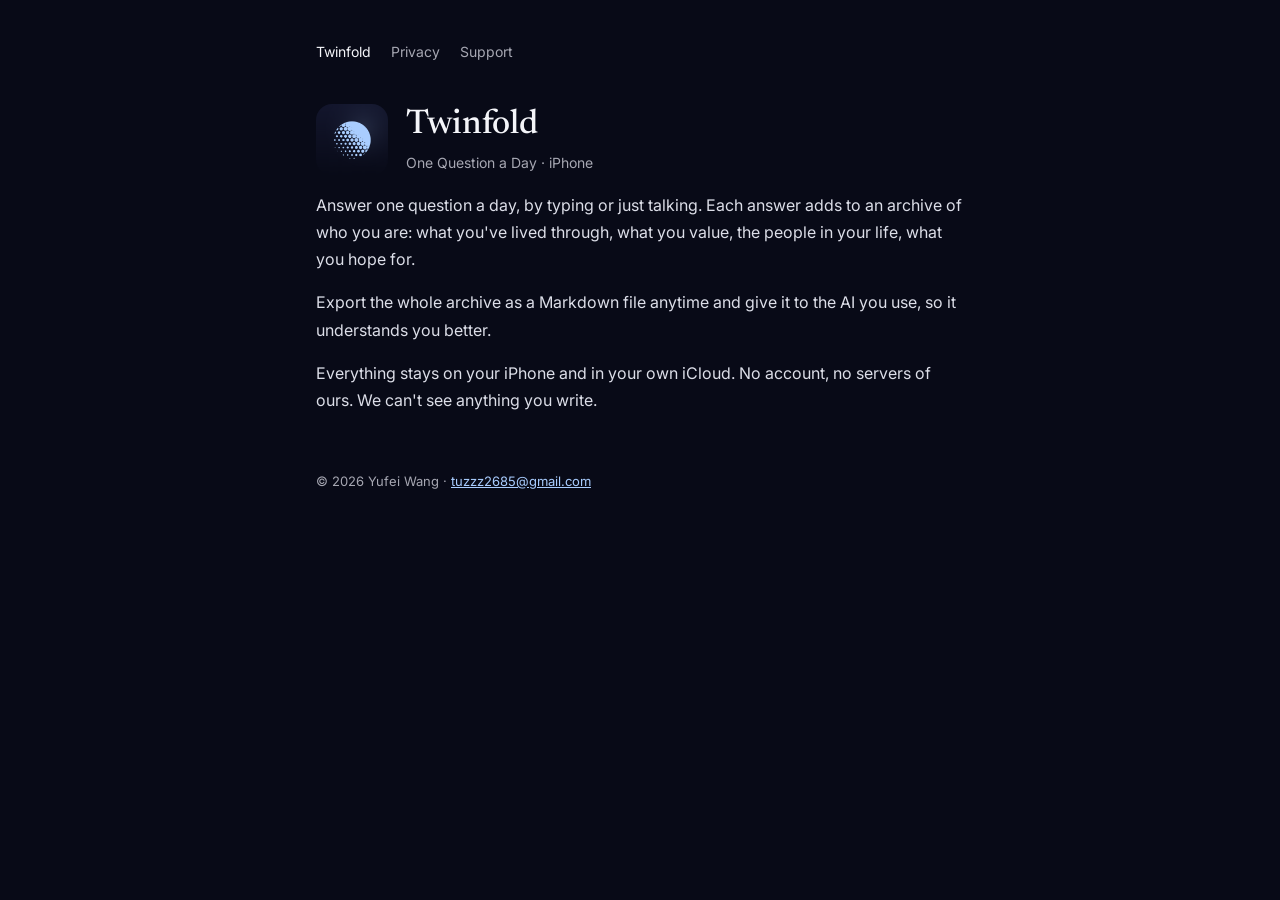
<file: index.html>
<!doctype html>
<html lang="en">
<head>
<meta charset="utf-8">
<meta name="viewport" content="width=device-width,initial-scale=1">
<title>Twinfold</title>
<meta name="description" content="One question a day. Your answers become an archive of who you are, ready to hand to any AI.">
<link rel="icon" href="icon.png">
<link rel="stylesheet" href="style.css">
</head>
<body>
<main>
<nav><a href="./" aria-current="page">Twinfold</a><a href="privacy.html">Privacy</a><a href="support.html">Support</a></nav>

<div class="hero"><img src="icon.png" alt="Twinfold app icon"><div><h1>Twinfold</h1><p class="muted" style="margin:0">One Question a Day · iPhone</p></div></div>

<p>Answer one question a day, by typing or just talking. Each answer adds to an archive of who you are: what you've lived through, what you value, the people in your life, what you hope for.</p>
<p>Export the whole archive as a Markdown file anytime and give it to the AI you use, so it understands you better.</p>
<p>Everything stays on your iPhone and in your own iCloud. No account, no servers of ours. We can't see anything you write.</p>

<footer>© 2026 Yufei Wang · <a href="mailto:tuzzz2685@gmail.com">tuzzz2685@gmail.com</a></footer>
</main>
</body>
</html>
</file>
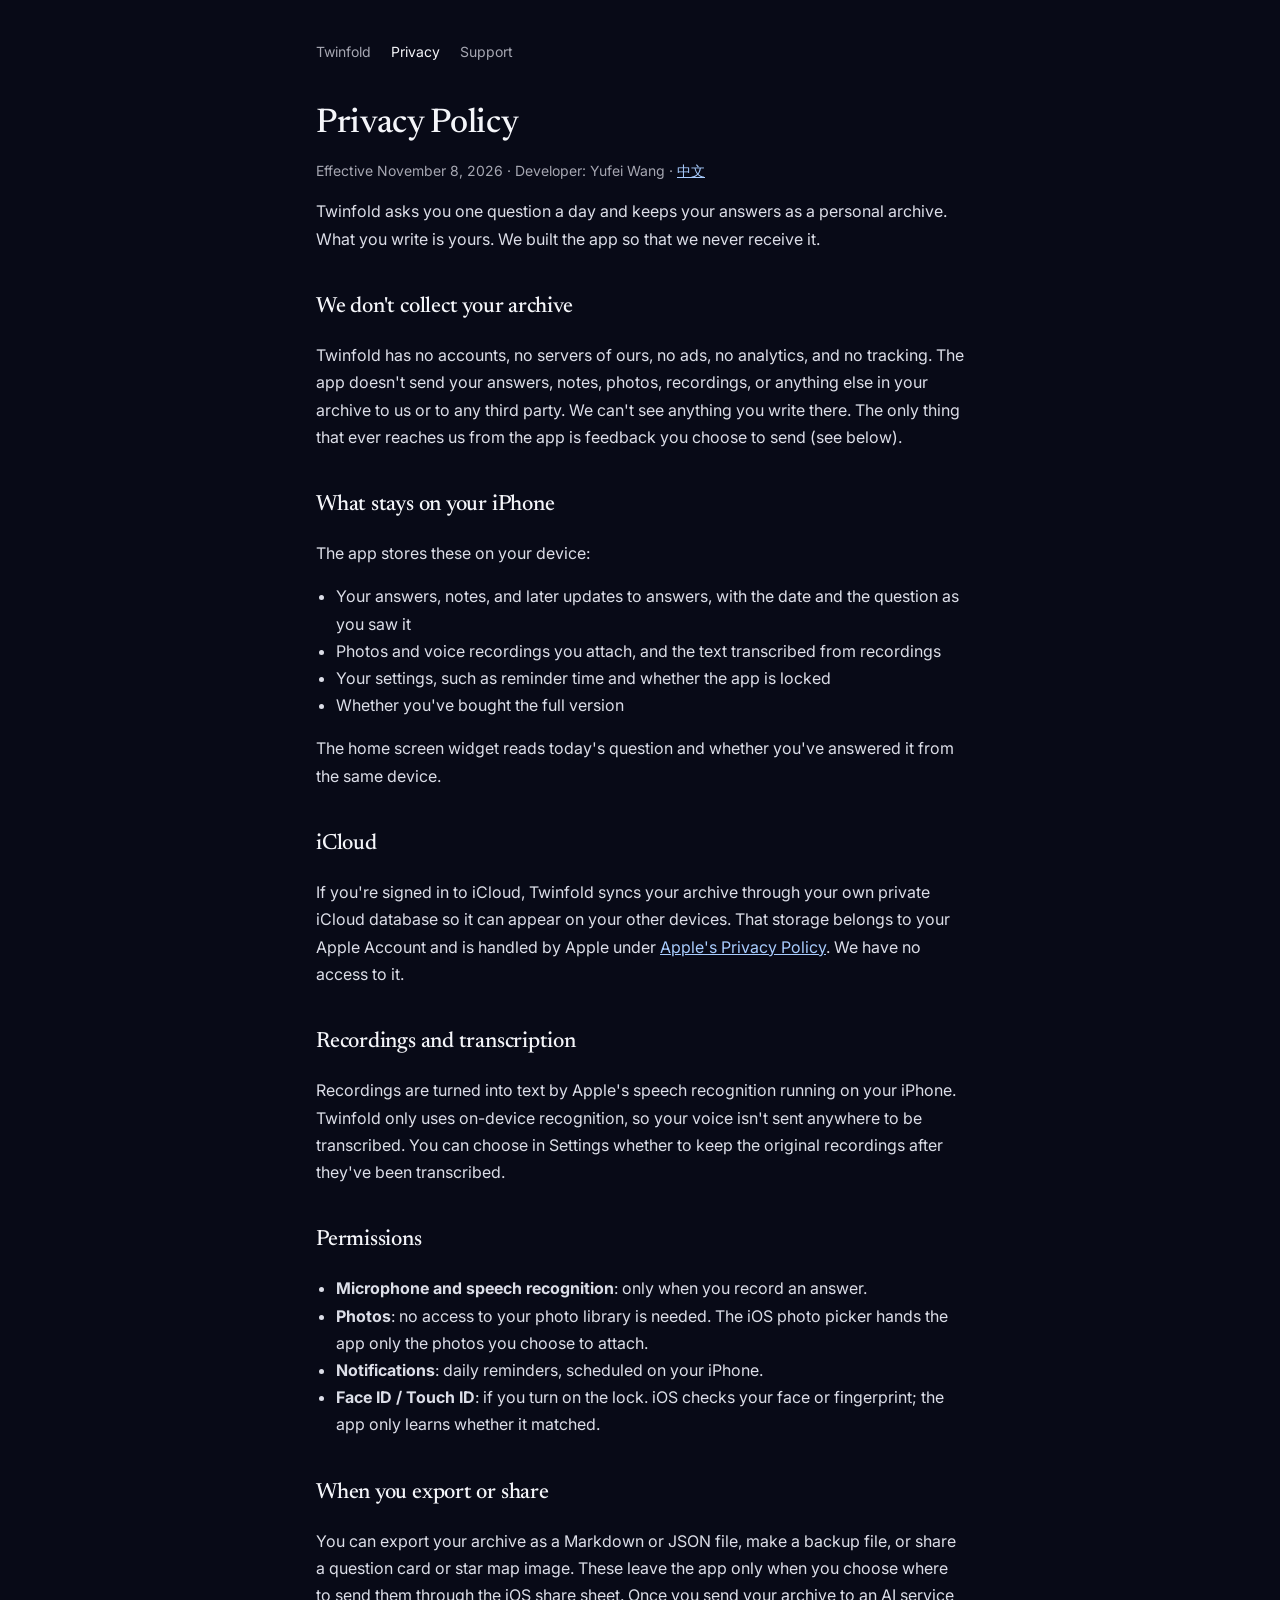
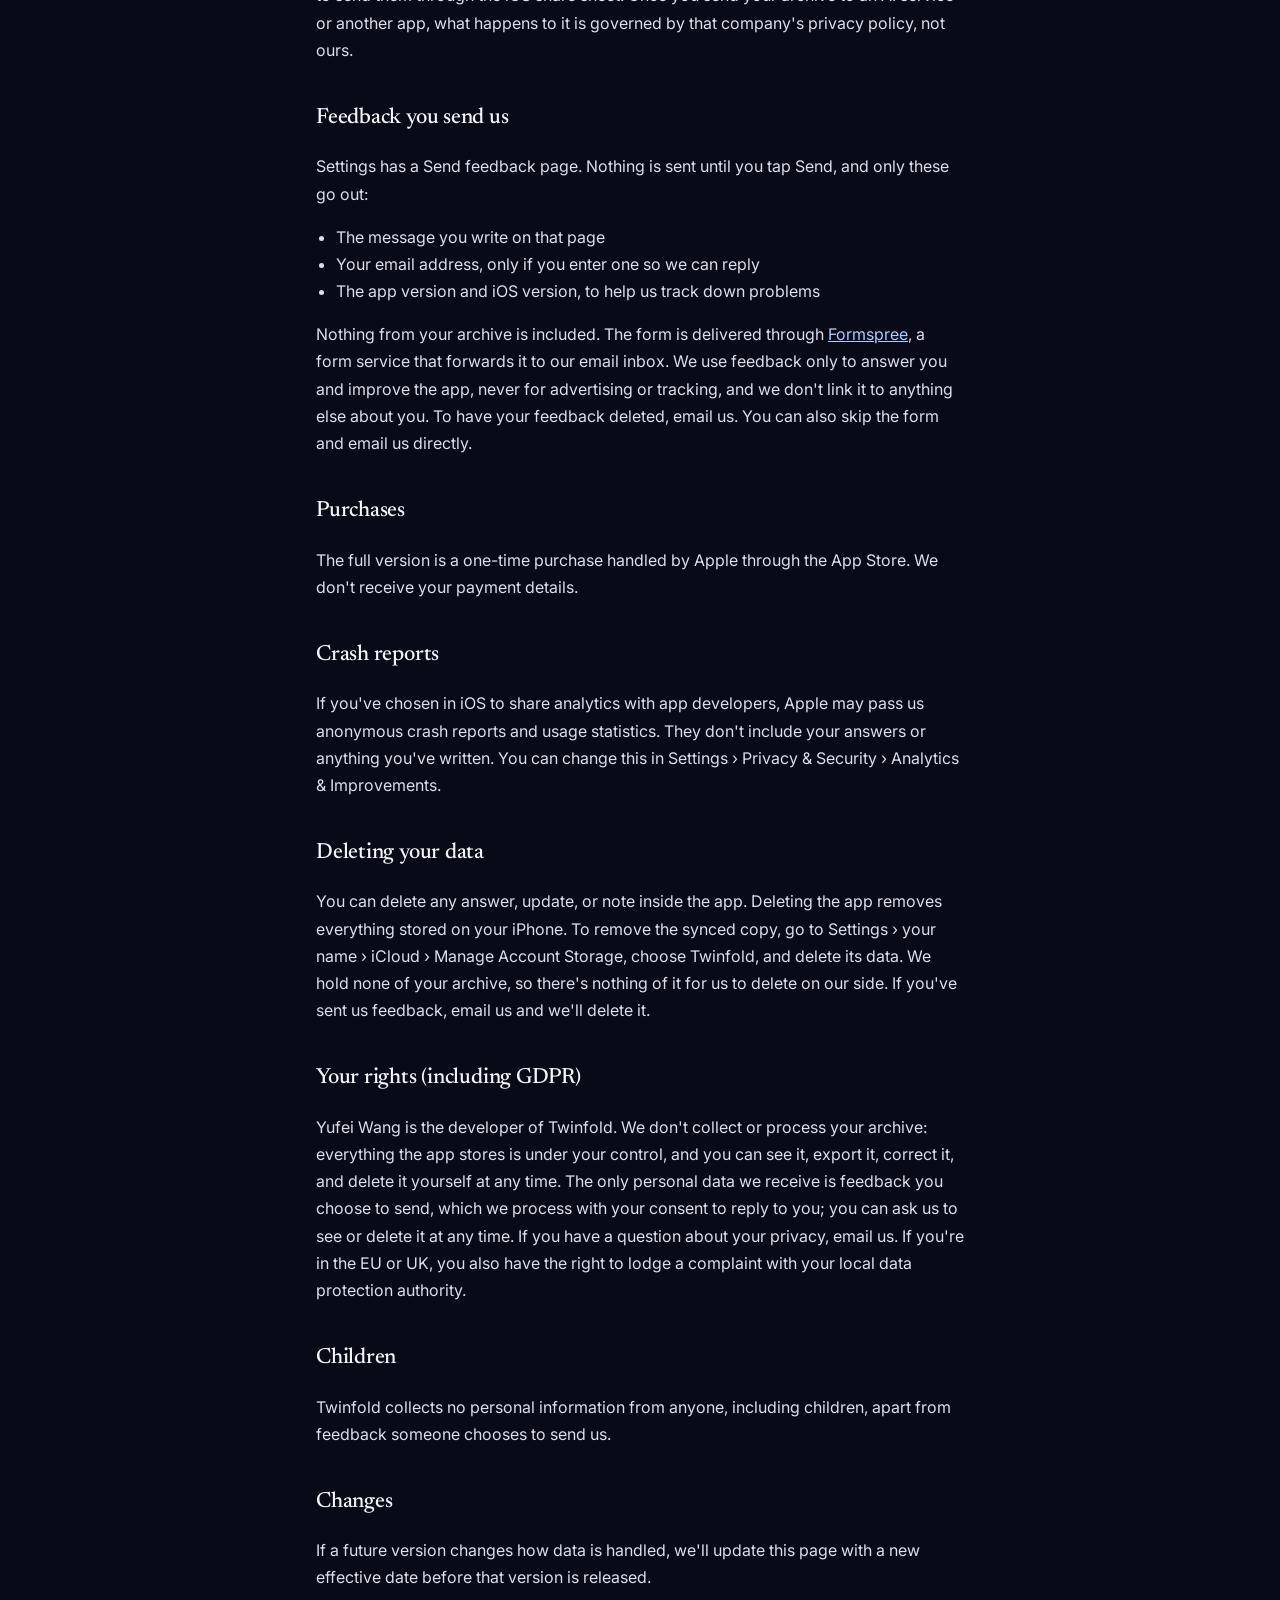
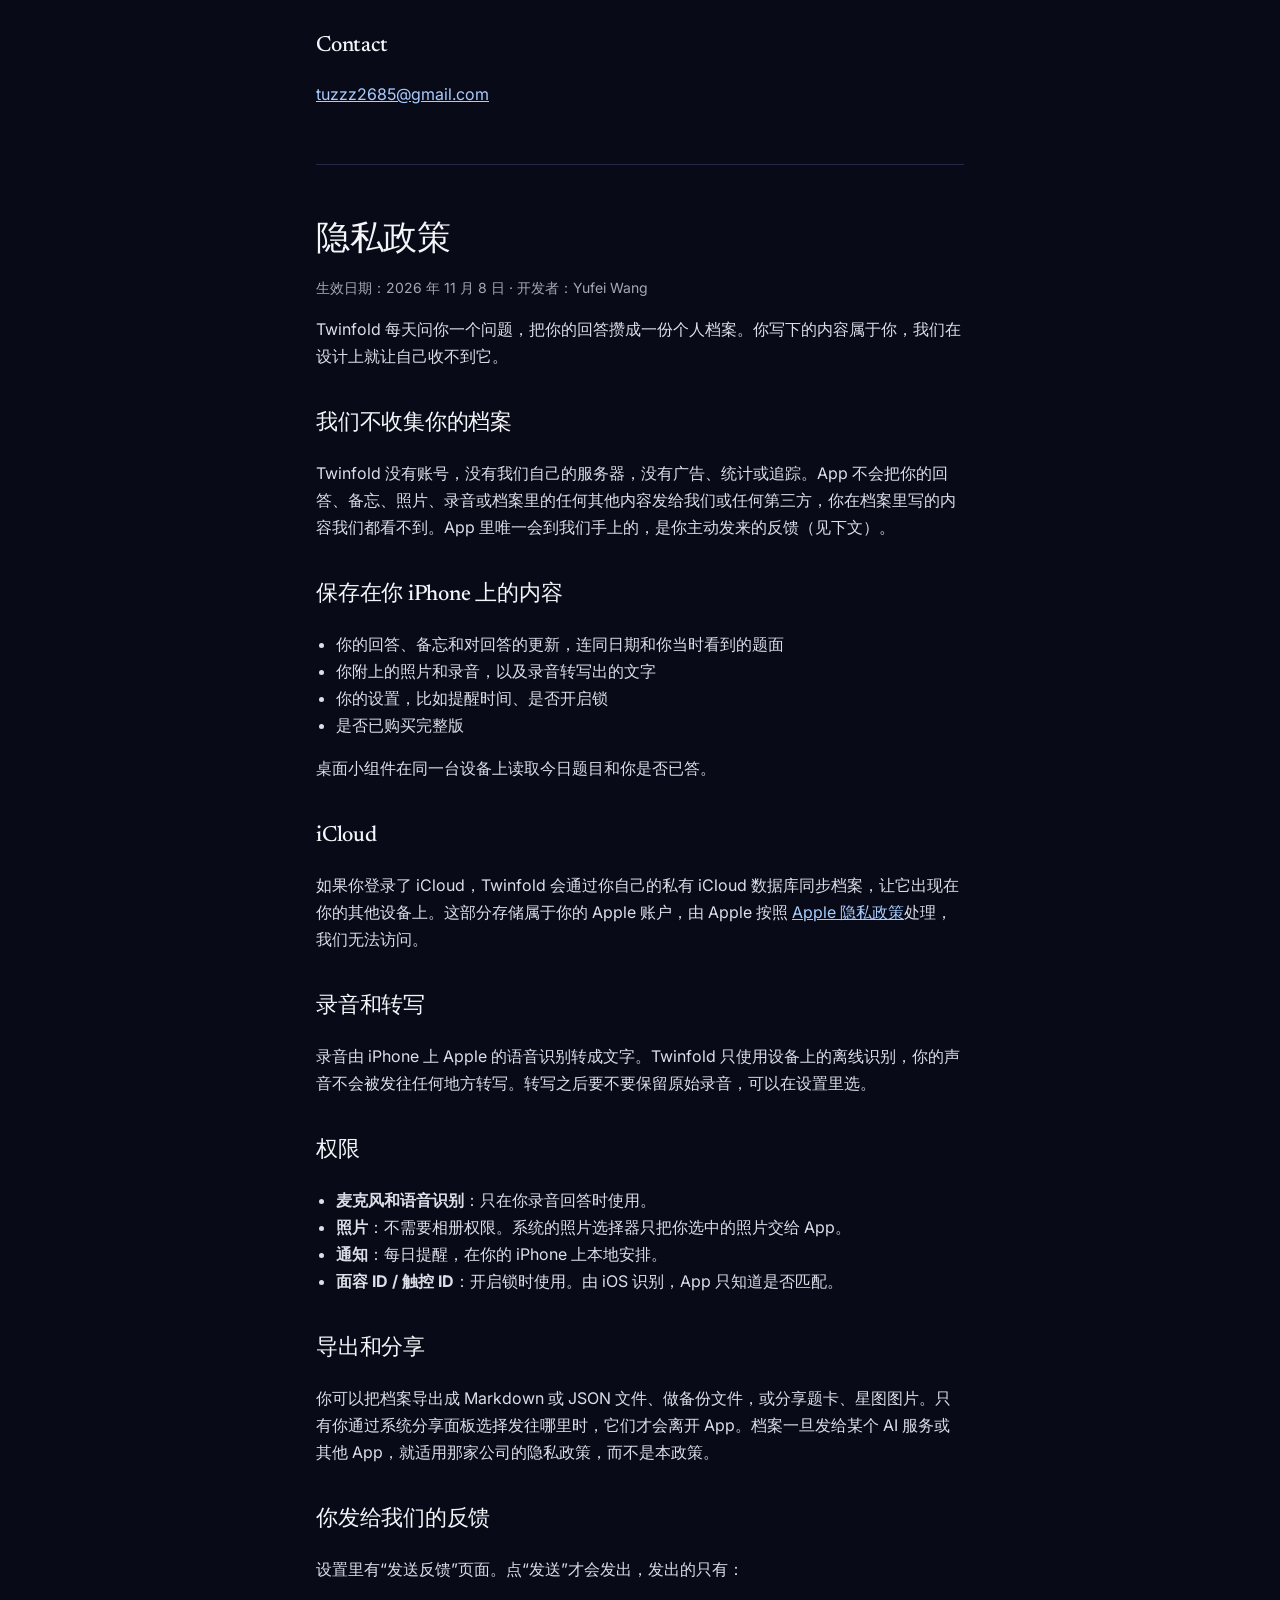
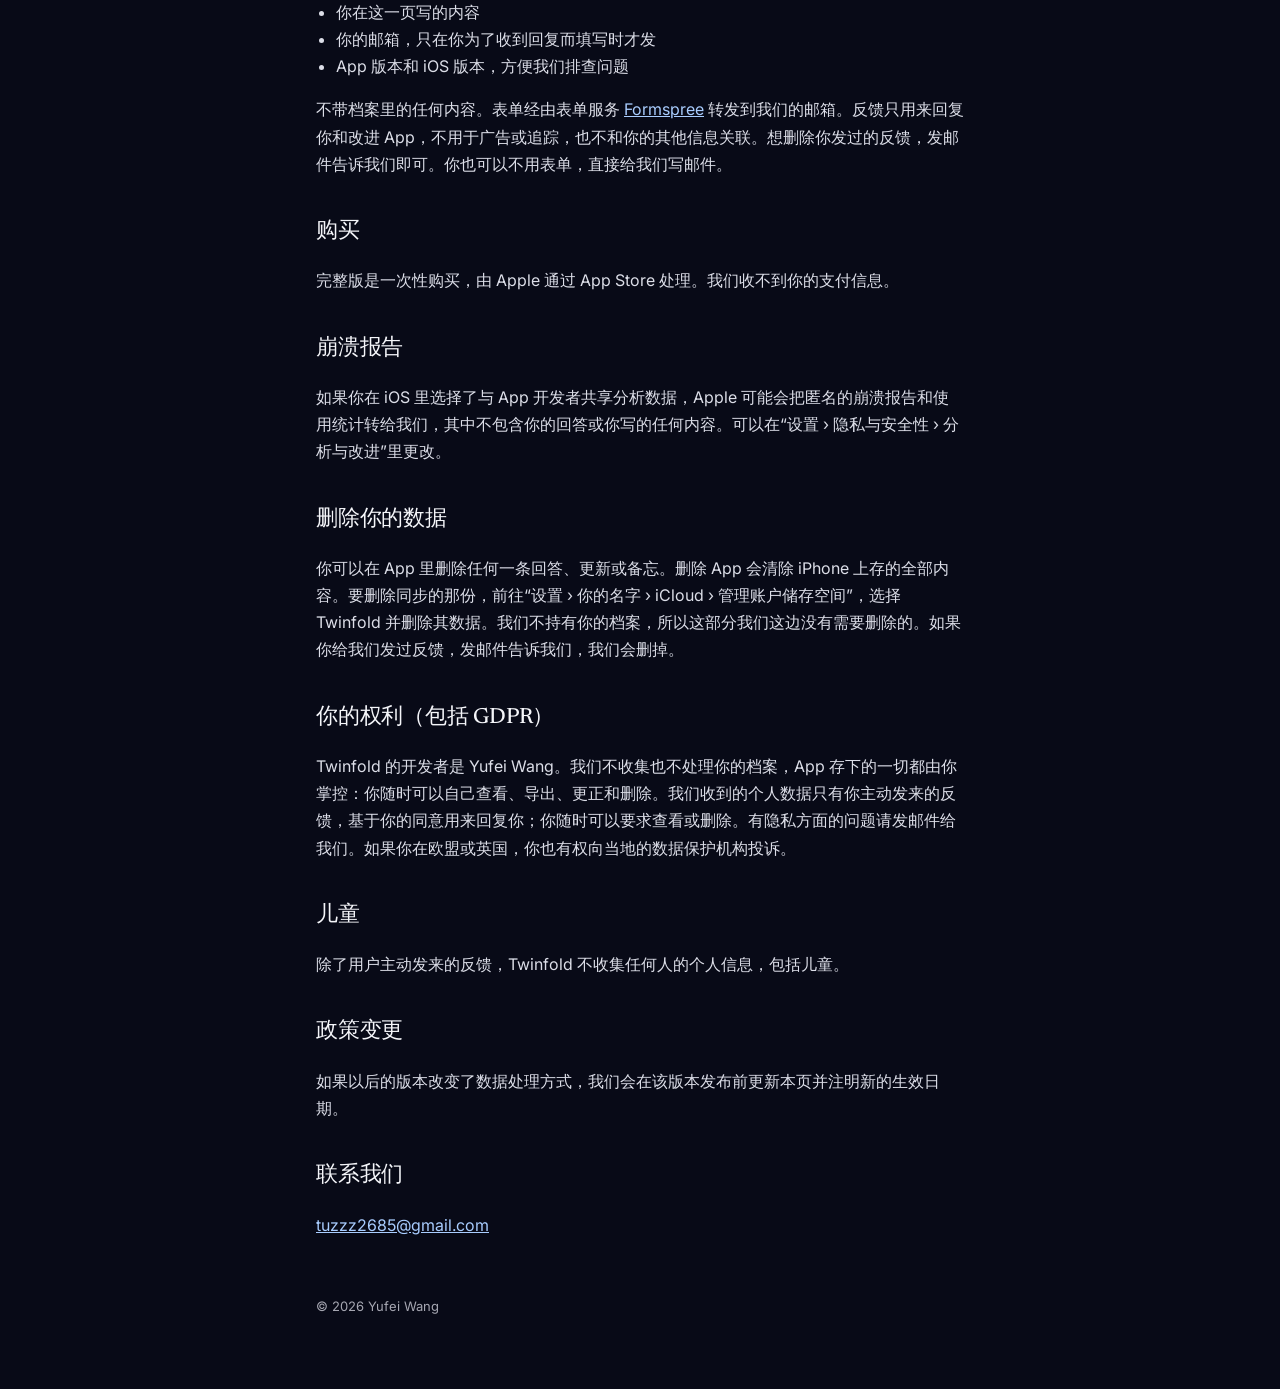
<file: privacy.html>
<!doctype html>
<html lang="en">
<head>
<meta charset="utf-8">
<meta name="viewport" content="width=device-width,initial-scale=1">
<title>Twinfold Privacy Policy</title>
<link rel="icon" href="icon.png">
<link rel="stylesheet" href="style.css">
</head>
<body>
<main>
<nav><a href="./">Twinfold</a><a href="privacy.html" aria-current="page">Privacy</a><a href="support.html">Support</a></nav>

<h1>Privacy Policy</h1>
<p class="muted">Effective November 8, 2026 · Developer: Yufei Wang · <a href="#zh">中文</a></p>

<p>Twinfold asks you one question a day and keeps your answers as a personal archive. What you write is yours. We built the app so that we never receive it.</p>

<h2>We don't collect your archive</h2>
<p>Twinfold has no accounts, no servers of ours, no ads, no analytics, and no tracking. The app doesn't send your answers, notes, photos, recordings, or anything else in your archive to us or to any third party. We can't see anything you write there. The only thing that ever reaches us from the app is feedback you choose to send (see below).</p>

<h2>What stays on your iPhone</h2>
<p>The app stores these on your device:</p>
<ul>
  <li>Your answers, notes, and later updates to answers, with the date and the question as you saw it</li>
  <li>Photos and voice recordings you attach, and the text transcribed from recordings</li>
  <li>Your settings, such as reminder time and whether the app is locked</li>
  <li>Whether you've bought the full version</li>
</ul>
<p>The home screen widget reads today's question and whether you've answered it from the same device.</p>

<h2>iCloud</h2>
<p>If you're signed in to iCloud, Twinfold syncs your archive through your own private iCloud database so it can appear on your other devices. That storage belongs to your Apple Account and is handled by Apple under <a href="https://www.apple.com/legal/privacy/">Apple's Privacy Policy</a>. We have no access to it.</p>

<h2>Recordings and transcription</h2>
<p>Recordings are turned into text by Apple's speech recognition running on your iPhone. Twinfold only uses on-device recognition, so your voice isn't sent anywhere to be transcribed. You can choose in Settings whether to keep the original recordings after they've been transcribed.</p>

<h2>Permissions</h2>
<ul>
  <li><strong>Microphone and speech recognition</strong>: only when you record an answer.</li>
  <li><strong>Photos</strong>: no access to your photo library is needed. The iOS photo picker hands the app only the photos you choose to attach.</li>
  <li><strong>Notifications</strong>: daily reminders, scheduled on your iPhone.</li>
  <li><strong>Face ID / Touch ID</strong>: if you turn on the lock. iOS checks your face or fingerprint; the app only learns whether it matched.</li>
</ul>

<h2>When you export or share</h2>
<p>You can export your archive as a Markdown or JSON file, make a backup file, or share a question card or star map image. These leave the app only when you choose where to send them through the iOS share sheet. Once you send your archive to an AI service or another app, what happens to it is governed by that company's privacy policy, not ours.</p>

<h2>Feedback you send us</h2>
<p>Settings has a Send feedback page. Nothing is sent until you tap Send, and only these go out:</p>
<ul>
  <li>The message you write on that page</li>
  <li>Your email address, only if you enter one so we can reply</li>
  <li>The app version and iOS version, to help us track down problems</li>
</ul>
<p>Nothing from your archive is included. The form is delivered through <a href="https://formspree.io/legal/privacy-policy/">Formspree</a>, a form service that forwards it to our email inbox. We use feedback only to answer you and improve the app, never for advertising or tracking, and we don't link it to anything else about you. To have your feedback deleted, email us. You can also skip the form and email us directly.</p>

<h2>Purchases</h2>
<p>The full version is a one-time purchase handled by Apple through the App Store. We don't receive your payment details.</p>

<h2>Crash reports</h2>
<p>If you've chosen in iOS to share analytics with app developers, Apple may pass us anonymous crash reports and usage statistics. They don't include your answers or anything you've written. You can change this in Settings › Privacy &amp; Security › Analytics &amp; Improvements.</p>

<h2>Deleting your data</h2>
<p>You can delete any answer, update, or note inside the app. Deleting the app removes everything stored on your iPhone. To remove the synced copy, go to Settings › your name › iCloud › Manage Account Storage, choose Twinfold, and delete its data. We hold none of your archive, so there's nothing of it for us to delete on our side. If you've sent us feedback, email us and we'll delete it.</p>

<h2>Your rights (including GDPR)</h2>
<p>Yufei Wang is the developer of Twinfold. We don't collect or process your archive: everything the app stores is under your control, and you can see it, export it, correct it, and delete it yourself at any time. The only personal data we receive is feedback you choose to send, which we process with your consent to reply to you; you can ask us to see or delete it at any time. If you have a question about your privacy, email us. If you're in the EU or UK, you also have the right to lodge a complaint with your local data protection authority.</p>

<h2>Children</h2>
<p>Twinfold collects no personal information from anyone, including children, apart from feedback someone chooses to send us.</p>

<h2>Changes</h2>
<p>If a future version changes how data is handled, we'll update this page with a new effective date before that version is released.</p>

<h2>Contact</h2>
<p><a href="mailto:tuzzz2685@gmail.com">tuzzz2685@gmail.com</a></p>

<hr>

<section id="zh" lang="zh-CN">
<h1>隐私政策</h1>
<p class="muted">生效日期：2026 年 11 月 8 日 · 开发者：Yufei Wang</p>

<p>Twinfold 每天问你一个问题，把你的回答攒成一份个人档案。你写下的内容属于你，我们在设计上就让自己收不到它。</p>

<h2>我们不收集你的档案</h2>
<p>Twinfold 没有账号，没有我们自己的服务器，没有广告、统计或追踪。App 不会把你的回答、备忘、照片、录音或档案里的任何其他内容发给我们或任何第三方，你在档案里写的内容我们都看不到。App 里唯一会到我们手上的，是你主动发来的反馈（见下文）。</p>

<h2>保存在你 iPhone 上的内容</h2>
<ul>
  <li>你的回答、备忘和对回答的更新，连同日期和你当时看到的题面</li>
  <li>你附上的照片和录音，以及录音转写出的文字</li>
  <li>你的设置，比如提醒时间、是否开启锁</li>
  <li>是否已购买完整版</li>
</ul>
<p>桌面小组件在同一台设备上读取今日题目和你是否已答。</p>

<h2>iCloud</h2>
<p>如果你登录了 iCloud，Twinfold 会通过你自己的私有 iCloud 数据库同步档案，让它出现在你的其他设备上。这部分存储属于你的 Apple 账户，由 Apple 按照 <a href="https://www.apple.com/legal/privacy/">Apple 隐私政策</a>处理，我们无法访问。</p>

<h2>录音和转写</h2>
<p>录音由 iPhone 上 Apple 的语音识别转成文字。Twinfold 只使用设备上的离线识别，你的声音不会被发往任何地方转写。转写之后要不要保留原始录音，可以在设置里选。</p>

<h2>权限</h2>
<ul>
  <li><strong>麦克风和语音识别</strong>：只在你录音回答时使用。</li>
  <li><strong>照片</strong>：不需要相册权限。系统的照片选择器只把你选中的照片交给 App。</li>
  <li><strong>通知</strong>：每日提醒，在你的 iPhone 上本地安排。</li>
  <li><strong>面容 ID / 触控 ID</strong>：开启锁时使用。由 iOS 识别，App 只知道是否匹配。</li>
</ul>

<h2>导出和分享</h2>
<p>你可以把档案导出成 Markdown 或 JSON 文件、做备份文件，或分享题卡、星图图片。只有你通过系统分享面板选择发往哪里时，它们才会离开 App。档案一旦发给某个 AI 服务或其他 App，就适用那家公司的隐私政策，而不是本政策。</p>

<h2>你发给我们的反馈</h2>
<p>设置里有“发送反馈”页面。点“发送”才会发出，发出的只有：</p>
<ul>
  <li>你在这一页写的内容</li>
  <li>你的邮箱，只在你为了收到回复而填写时才发</li>
  <li>App 版本和 iOS 版本，方便我们排查问题</li>
</ul>
<p>不带档案里的任何内容。表单经由表单服务 <a href="https://formspree.io/legal/privacy-policy/">Formspree</a> 转发到我们的邮箱。反馈只用来回复你和改进 App，不用于广告或追踪，也不和你的其他信息关联。想删除你发过的反馈，发邮件告诉我们即可。你也可以不用表单，直接给我们写邮件。</p>

<h2>购买</h2>
<p>完整版是一次性购买，由 Apple 通过 App Store 处理。我们收不到你的支付信息。</p>

<h2>崩溃报告</h2>
<p>如果你在 iOS 里选择了与 App 开发者共享分析数据，Apple 可能会把匿名的崩溃报告和使用统计转给我们，其中不包含你的回答或你写的任何内容。可以在“设置 › 隐私与安全性 › 分析与改进”里更改。</p>

<h2>删除你的数据</h2>
<p>你可以在 App 里删除任何一条回答、更新或备忘。删除 App 会清除 iPhone 上存的全部内容。要删除同步的那份，前往“设置 › 你的名字 › iCloud › 管理账户储存空间”，选择 Twinfold 并删除其数据。我们不持有你的档案，所以这部分我们这边没有需要删除的。如果你给我们发过反馈，发邮件告诉我们，我们会删掉。</p>

<h2>你的权利（包括 GDPR）</h2>
<p>Twinfold 的开发者是 Yufei Wang。我们不收集也不处理你的档案，App 存下的一切都由你掌控：你随时可以自己查看、导出、更正和删除。我们收到的个人数据只有你主动发来的反馈，基于你的同意用来回复你；你随时可以要求查看或删除。有隐私方面的问题请发邮件给我们。如果你在欧盟或英国，你也有权向当地的数据保护机构投诉。</p>

<h2>儿童</h2>
<p>除了用户主动发来的反馈，Twinfold 不收集任何人的个人信息，包括儿童。</p>

<h2>政策变更</h2>
<p>如果以后的版本改变了数据处理方式，我们会在该版本发布前更新本页并注明新的生效日期。</p>

<h2>联系我们</h2>
<p><a href="mailto:tuzzz2685@gmail.com">tuzzz2685@gmail.com</a></p>
</section>

<footer>© 2026 Yufei Wang</footer>
</main>
</body>
</html>
</file>
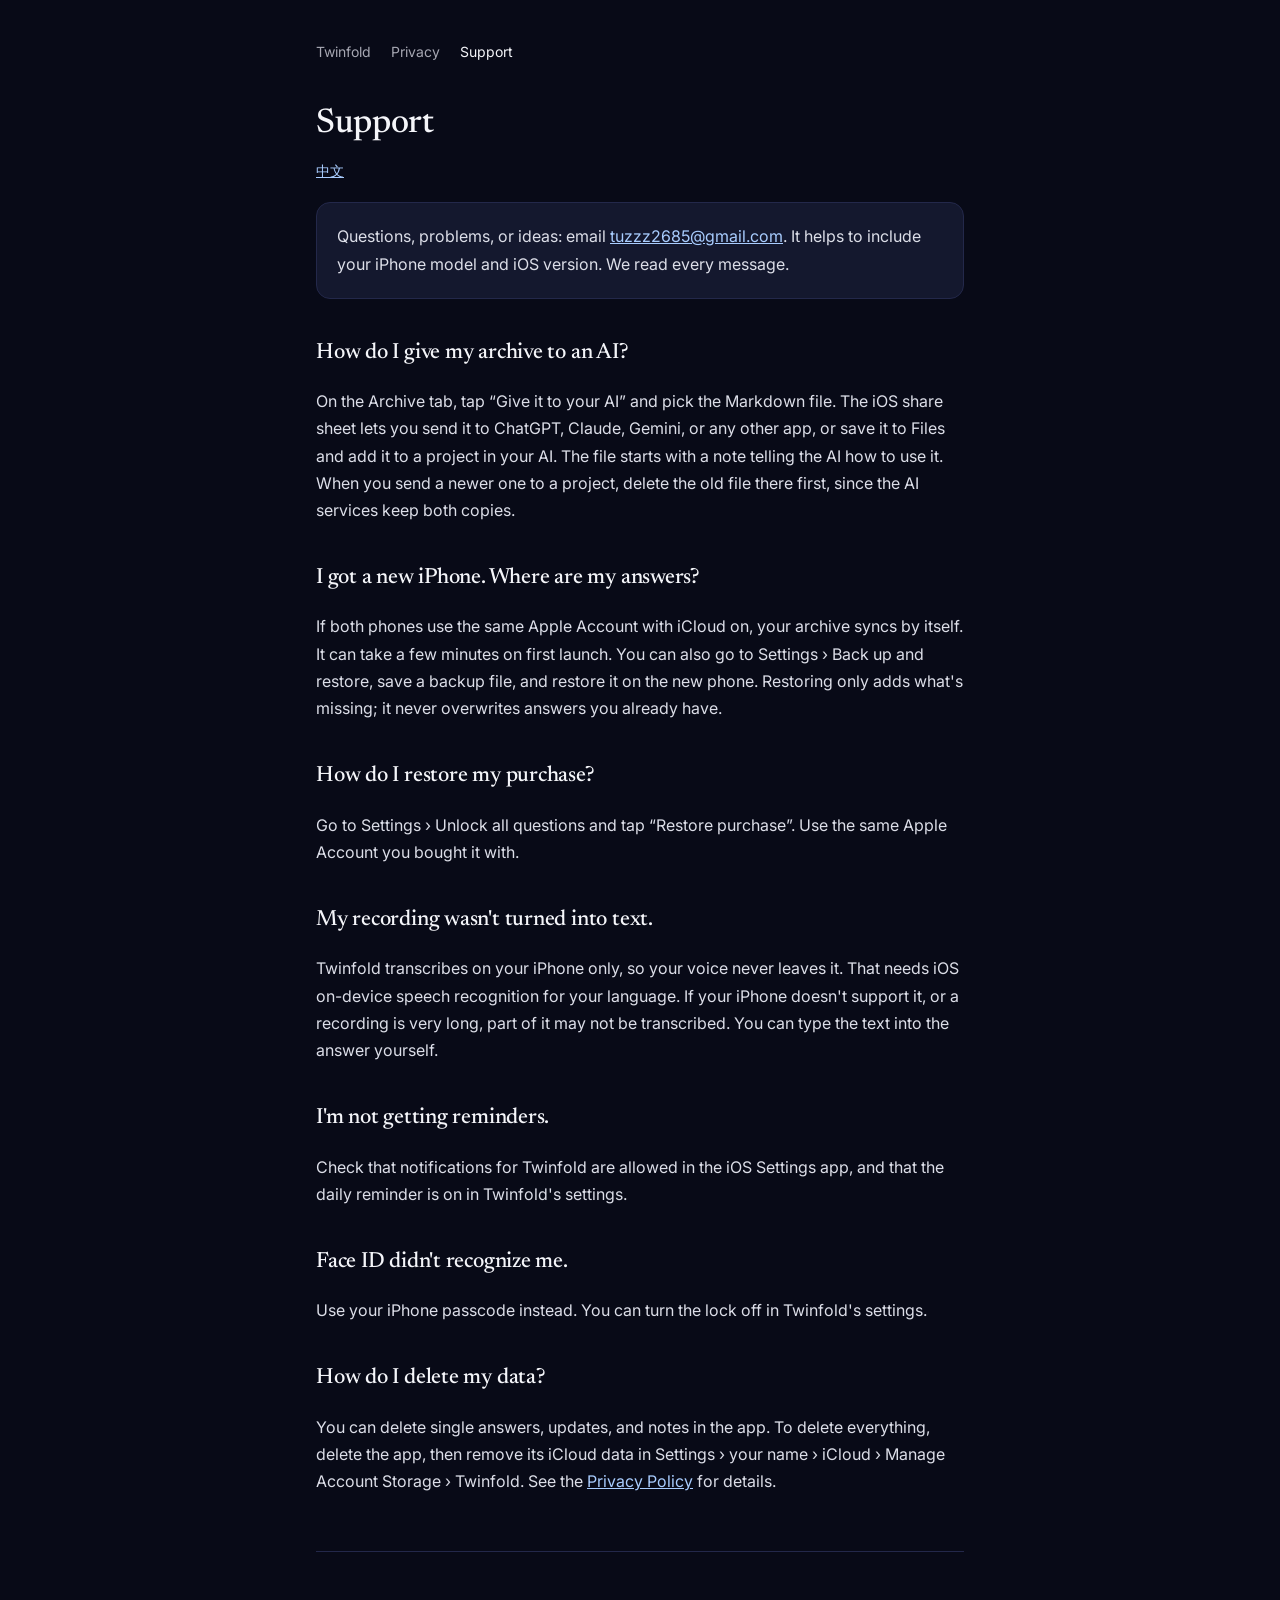
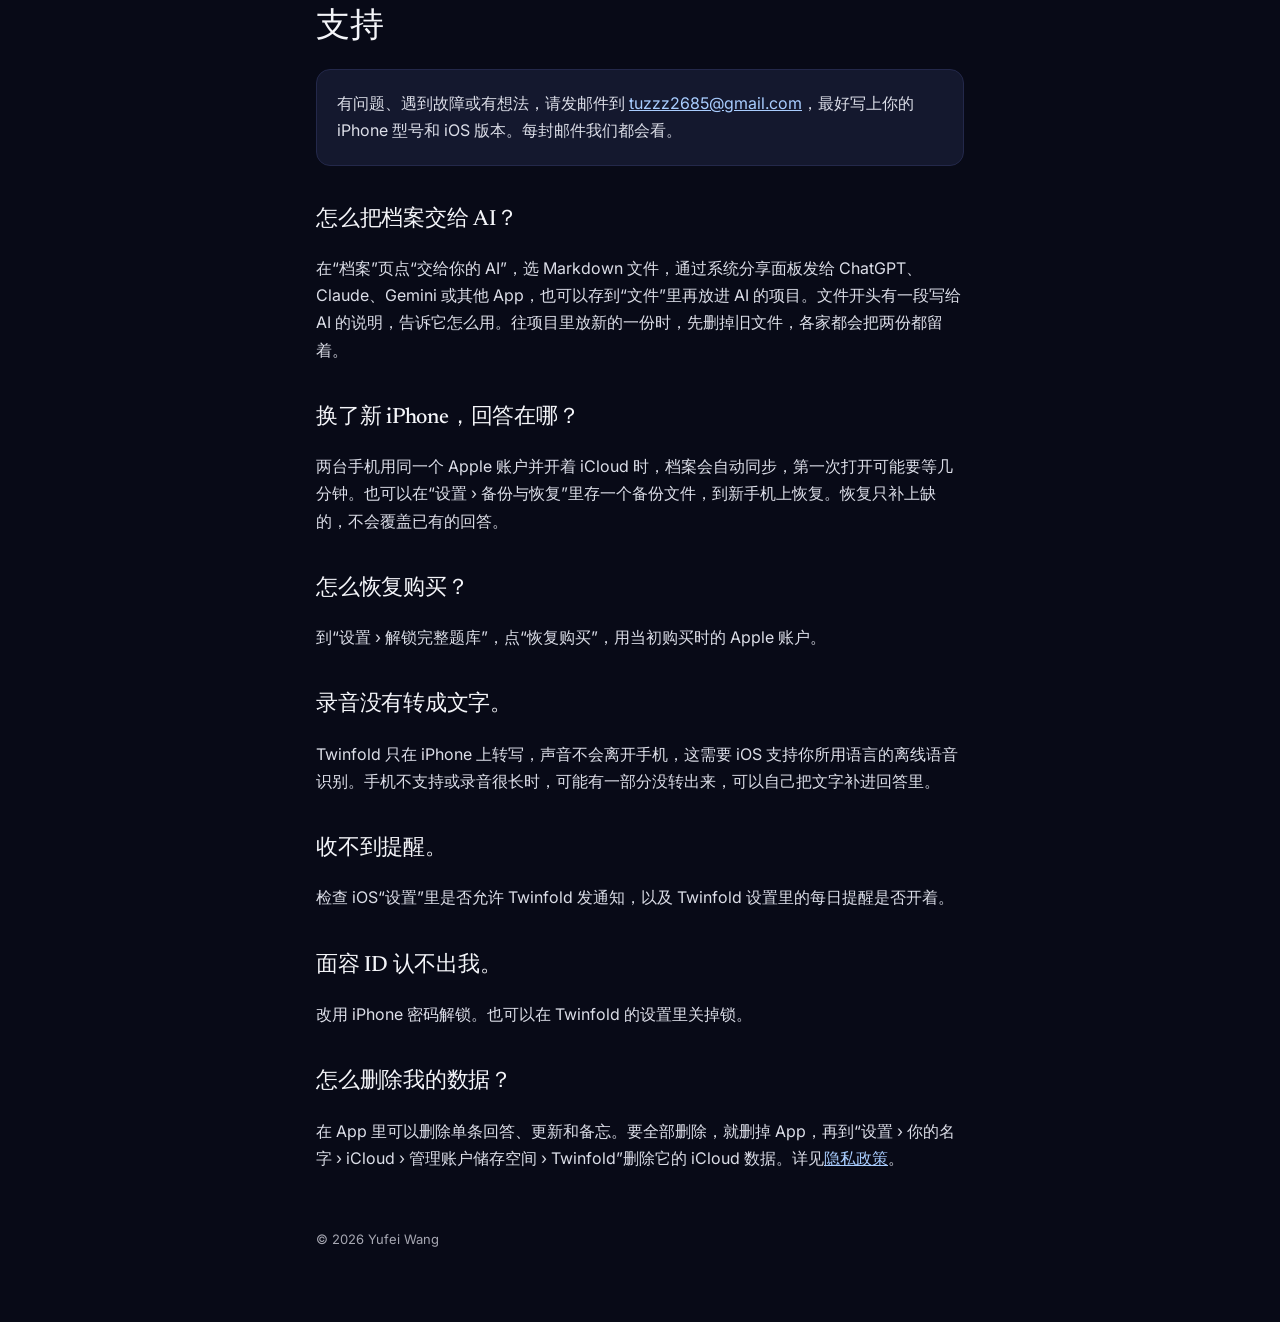
<file: support.html>
<!doctype html>
<html lang="en">
<head>
<meta charset="utf-8">
<meta name="viewport" content="width=device-width,initial-scale=1">
<title>Twinfold Support</title>
<link rel="icon" href="icon.png">
<link rel="stylesheet" href="style.css">
</head>
<body>
<main>
<nav><a href="./">Twinfold</a><a href="privacy.html">Privacy</a><a href="support.html" aria-current="page">Support</a></nav>

<h1>Support</h1>
<p class="muted"><a href="#zh">中文</a></p>

<div class="card">
<p>Questions, problems, or ideas: email <a href="mailto:tuzzz2685@gmail.com">tuzzz2685@gmail.com</a>. It helps to include your iPhone model and iOS version. We read every message.</p>
</div>

<h2>How do I give my archive to an AI?</h2>
<p>On the Archive tab, tap “Give it to your AI” and pick the Markdown file. The iOS share sheet lets you send it to ChatGPT, Claude, Gemini, or any other app, or save it to Files and add it to a project in your AI. The file starts with a note telling the AI how to use it. When you send a newer one to a project, delete the old file there first, since the AI services keep both copies.</p>

<h2>I got a new iPhone. Where are my answers?</h2>
<p>If both phones use the same Apple Account with iCloud on, your archive syncs by itself. It can take a few minutes on first launch. You can also go to Settings › Back up and restore, save a backup file, and restore it on the new phone. Restoring only adds what's missing; it never overwrites answers you already have.</p>

<h2>How do I restore my purchase?</h2>
<p>Go to Settings › Unlock all questions and tap “Restore purchase”. Use the same Apple Account you bought it with.</p>

<h2>My recording wasn't turned into text.</h2>
<p>Twinfold transcribes on your iPhone only, so your voice never leaves it. That needs iOS on-device speech recognition for your language. If your iPhone doesn't support it, or a recording is very long, part of it may not be transcribed. You can type the text into the answer yourself.</p>

<h2>I'm not getting reminders.</h2>
<p>Check that notifications for Twinfold are allowed in the iOS Settings app, and that the daily reminder is on in Twinfold's settings.</p>

<h2>Face ID didn't recognize me.</h2>
<p>Use your iPhone passcode instead. You can turn the lock off in Twinfold's settings.</p>

<h2>How do I delete my data?</h2>
<p>You can delete single answers, updates, and notes in the app. To delete everything, delete the app, then remove its iCloud data in Settings › your name › iCloud › Manage Account Storage › Twinfold. See the <a href="privacy.html">Privacy Policy</a> for details.</p>

<hr>

<section id="zh" lang="zh-CN">
<h1>支持</h1>

<div class="card">
<p>有问题、遇到故障或有想法，请发邮件到 <a href="mailto:tuzzz2685@gmail.com">tuzzz2685@gmail.com</a>，最好写上你的 iPhone 型号和 iOS 版本。每封邮件我们都会看。</p>
</div>

<h2>怎么把档案交给 AI？</h2>
<p>在“档案”页点“交给你的 AI”，选 Markdown 文件，通过系统分享面板发给 ChatGPT、Claude、Gemini 或其他 App，也可以存到“文件”里再放进 AI 的项目。文件开头有一段写给 AI 的说明，告诉它怎么用。往项目里放新的一份时，先删掉旧文件，各家都会把两份都留着。</p>

<h2>换了新 iPhone，回答在哪？</h2>
<p>两台手机用同一个 Apple 账户并开着 iCloud 时，档案会自动同步，第一次打开可能要等几分钟。也可以在“设置 › 备份与恢复”里存一个备份文件，到新手机上恢复。恢复只补上缺的，不会覆盖已有的回答。</p>

<h2>怎么恢复购买？</h2>
<p>到“设置 › 解锁完整题库”，点“恢复购买”，用当初购买时的 Apple 账户。</p>

<h2>录音没有转成文字。</h2>
<p>Twinfold 只在 iPhone 上转写，声音不会离开手机，这需要 iOS 支持你所用语言的离线语音识别。手机不支持或录音很长时，可能有一部分没转出来，可以自己把文字补进回答里。</p>

<h2>收不到提醒。</h2>
<p>检查 iOS“设置”里是否允许 Twinfold 发通知，以及 Twinfold 设置里的每日提醒是否开着。</p>

<h2>面容 ID 认不出我。</h2>
<p>改用 iPhone 密码解锁。也可以在 Twinfold 的设置里关掉锁。</p>

<h2>怎么删除我的数据？</h2>
<p>在 App 里可以删除单条回答、更新和备忘。要全部删除，就删掉 App，再到“设置 › 你的名字 › iCloud › 管理账户储存空间 › Twinfold”删除它的 iCloud 数据。详见<a href="privacy.html#zh">隐私政策</a>。</p>
</section>

<footer>© 2026 Yufei Wang</footer>
</main>
</body>
</html>
</file>
<file: style.css>
@import url("https://fonts.googleapis.com/css2?family=Inter:wght@400;500;600&family=Newsreader:opsz,wght@6..72,500&display=swap");
:root{--bg:#080A17;--panel:#14182E;--text:#F4F5F9;--dim:#A6A7B2;--primary:#A9CDFF;--line:#23284A}
*{box-sizing:border-box}
html{-webkit-text-size-adjust:100%}
body{margin:0;background:var(--bg);color:var(--text);font:16px/1.7 Inter,-apple-system,BlinkMacSystemFont,"PingFang SC","Helvetica Neue",sans-serif}
main{max-width:680px;margin:0 auto;padding:40px 16px 72px}
nav{display:flex;gap:20px;font-size:14px;margin-bottom:40px}
nav a{color:var(--dim);text-decoration:none}nav a:hover,nav a[aria-current]{color:var(--text)}
h1,h2{font-family:Newsreader,Georgia,"Songti SC",serif;font-weight:500;letter-spacing:-.01em}
h1{font-size:34px;line-height:1.2;margin:0 0 6px}
h2{font-size:22px;margin:36px 0 8px}
p,li{color:#DCDEE8}
a{color:var(--primary)}
.muted{color:var(--dim);font-size:14px}
hr{border:0;border-top:1px solid var(--line);margin:56px 0}
ul{padding-left:20px}
.card{background:var(--panel);border:1px solid var(--line);border-radius:14px;padding:4px 20px;margin:20px 0}
.hero{display:flex;align-items:center;gap:18px;margin-bottom:12px}
.hero img{width:72px;height:72px;border-radius:16px}
footer{margin-top:56px;color:var(--dim);font-size:13px}
</file>
